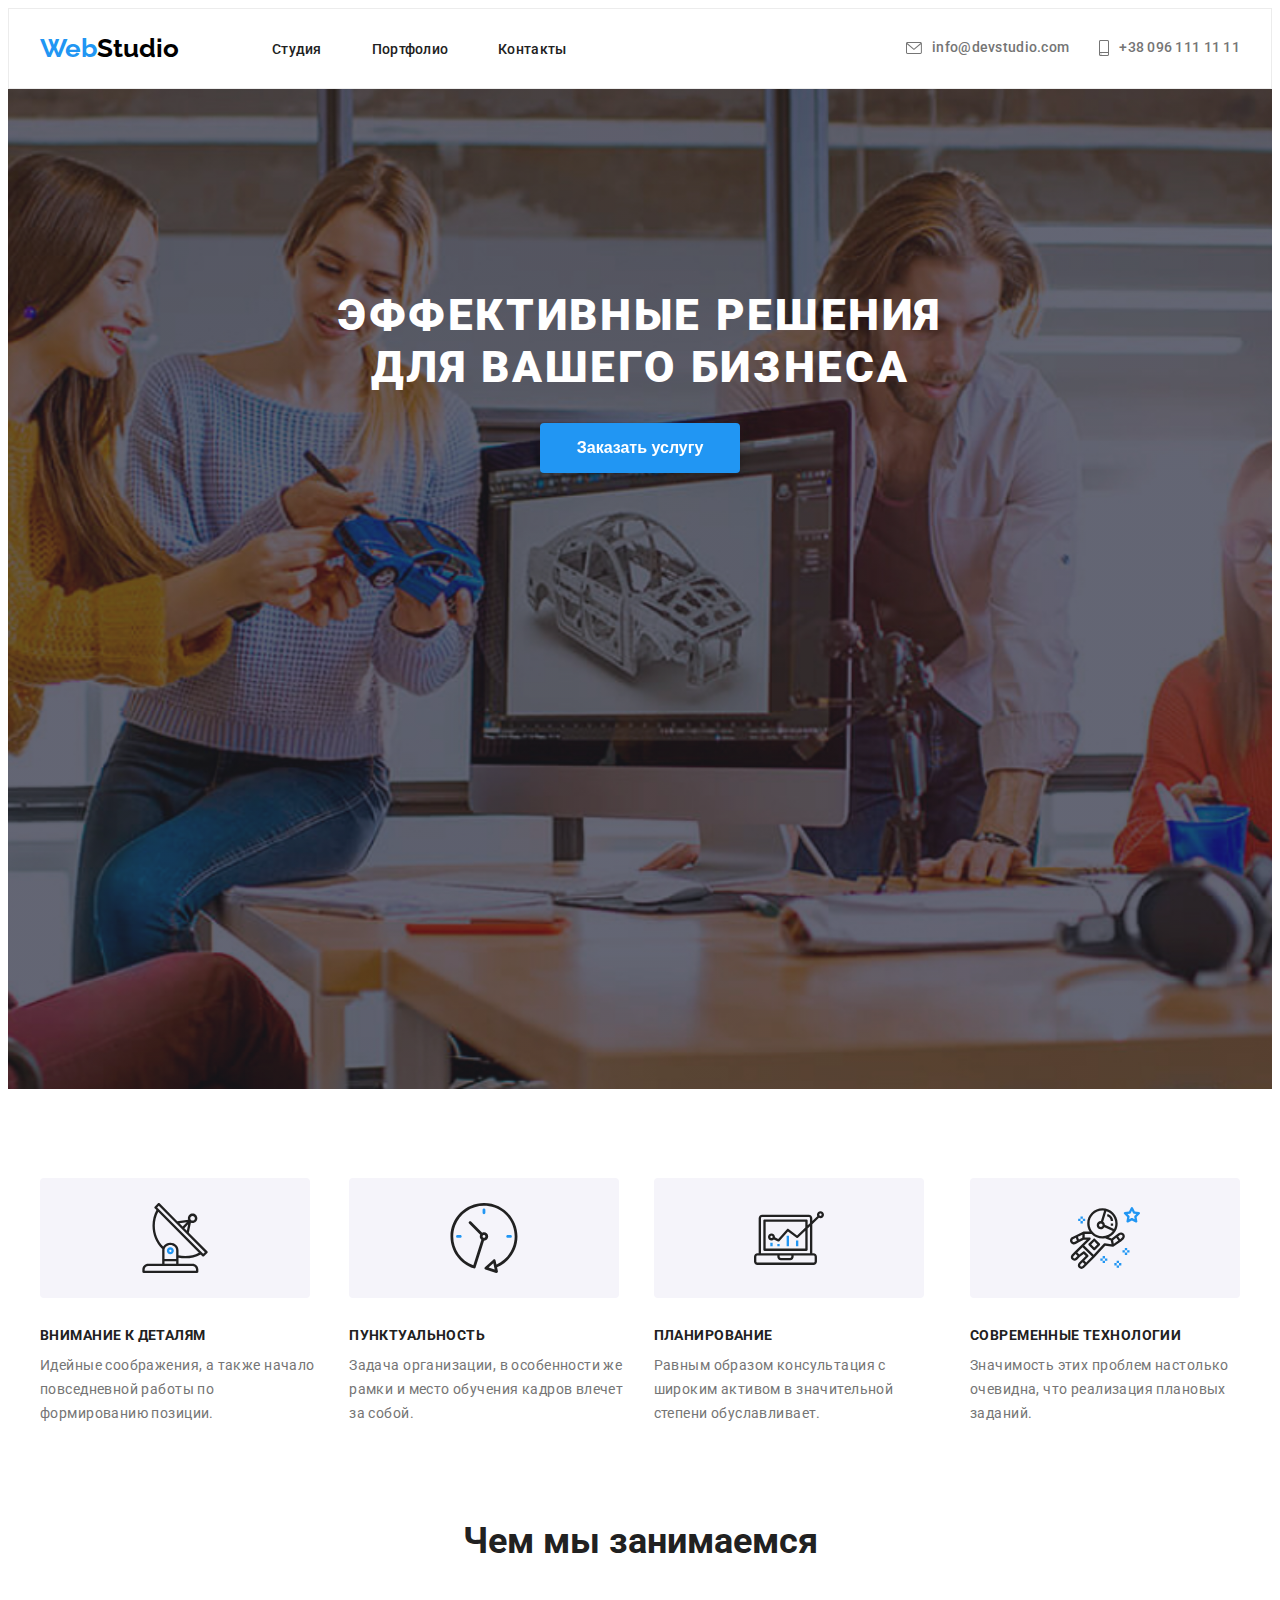
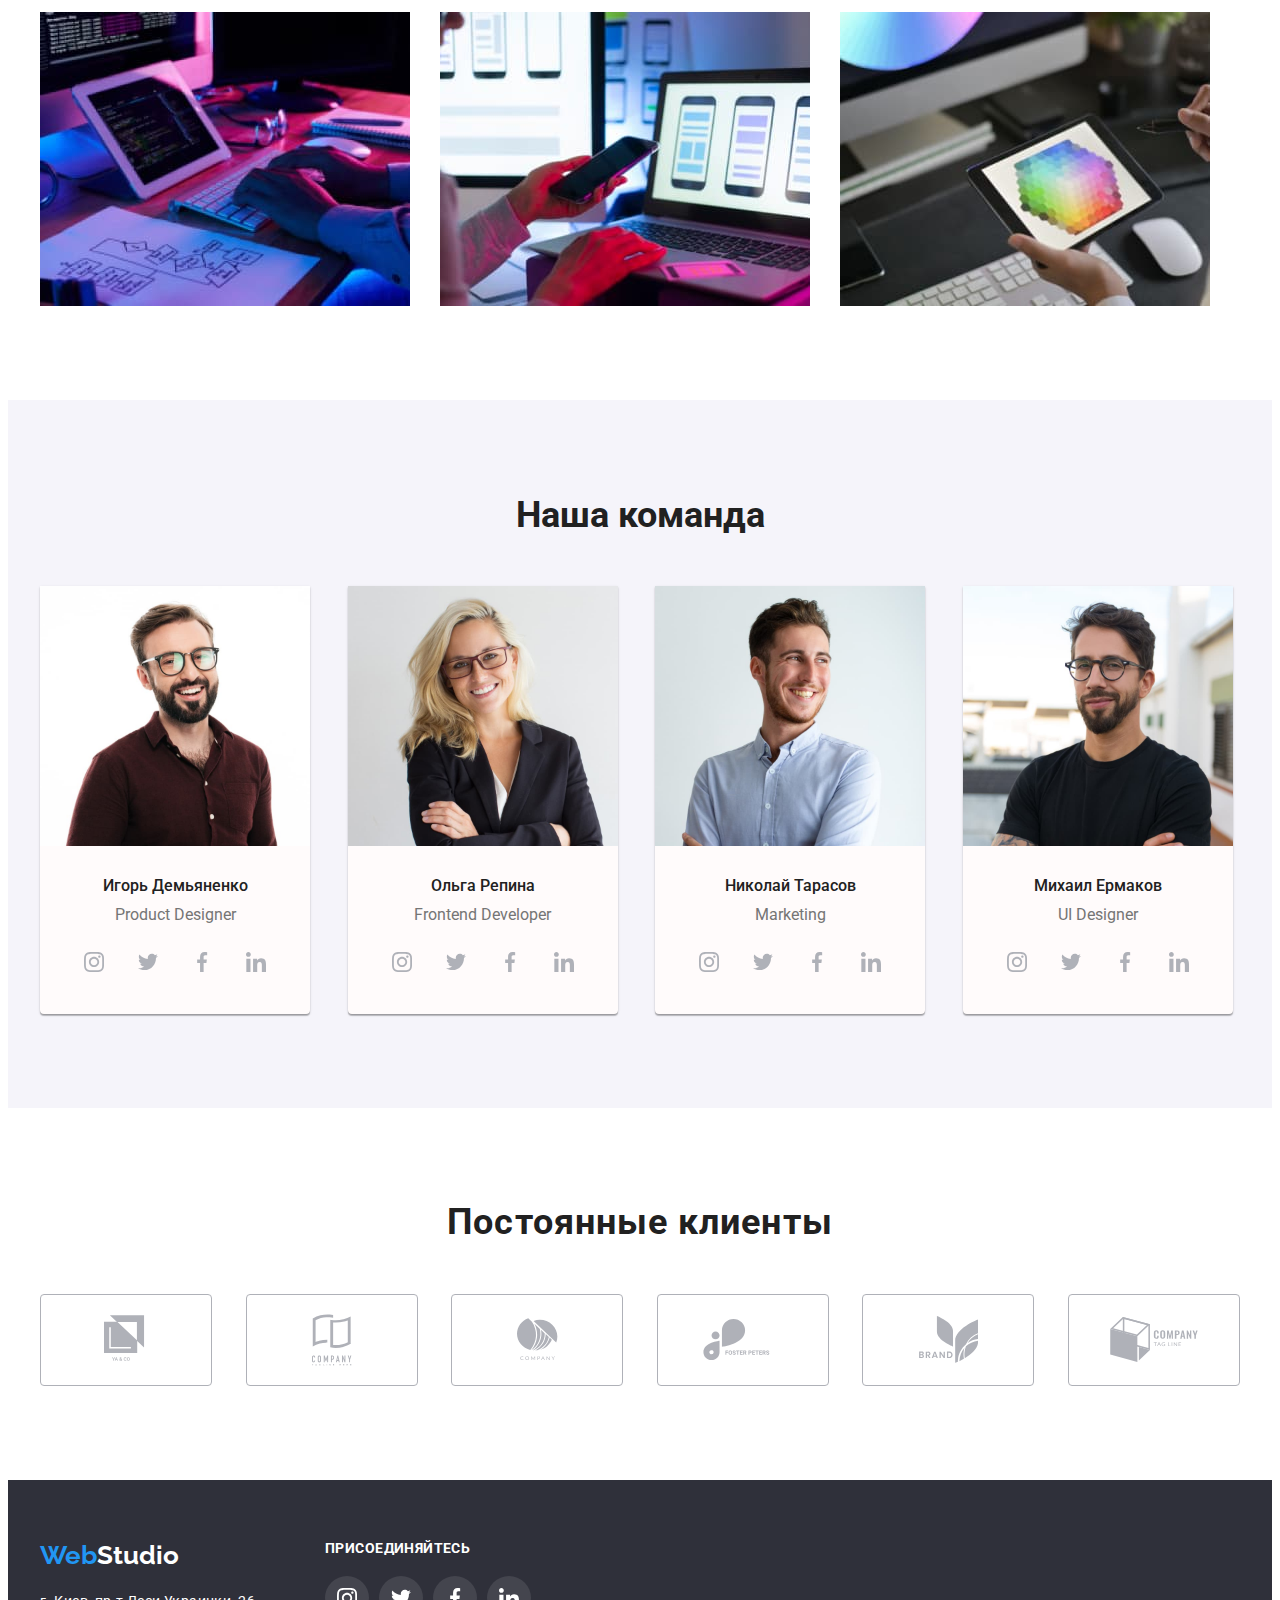
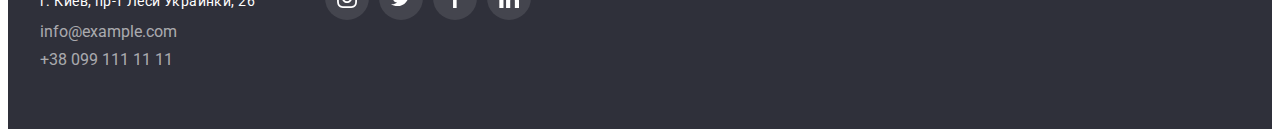
<file: index.html>
<!DOCTYPE html>
<html lang="ru">

<head>
    <meta charset="UTF-8">
    <meta http-equiv="X-UA-Compatible" content="IE=edge">
    <meta name="viewport" content="width=device-width, initial-scale=1.0">
    <title>Студия</title>

    <link rel="preconnect" href="https://fonts.gstatic.com">
    <link
        href="https://fonts.googleapis.com/css2?family=Raleway:wght@700&family=Roboto:wght@400;500;700;900&display=swap"
        rel="stylesheet">

    <link rel="stylesheet" href="https://cdnjs.cloudflare.com/ajax/libs/modern-normalize/1.0.0/modern-normalize.min.css"
        integrity="sha512-ISS7cAi1PEhQ8jnbJpJZMd29NlhNj4AWYyLOSp2CE/CsHxTCu+r+t0D2yoJudVrd0/8fTVPUVDzY5Tvli75u/g=="
        crossorigin="anonymous" />

    <link rel="stylesheet" href="./css/style.css">
</head>

<body class="body-front-family">
    <header class="header header-botder">
        <!--nav-->
        <div class="container">
            <nav class="navigation">
                <a class="link img-logo-header" href="#" lang="en"><span class="web-blue">Web</span>Studio</a>
                <ul class="list navigation-list">
                    <li class="list navigation-item">
                        <a class="nav-link link text-nav" href="./index.html">Студия</a>
                    </li>
                    <li class="list navigation-item">
                        <a class="nav-link link text-nav" href="./portfolio.html">Портфолио</a>
                    </li>
                    <li class="list navigation-item">
                        <a class="nav-link link text-nav" href="#">Контакты</a>
                    </li>
                </ul>
            </nav>
            <!--contacts-->
            
            <ul class="list nav-mail-phone">

                <li class="nav-list-item">
                    <a class="link nav-link tel-mail-head" href="mailto:info@devstudio.com">
                        <svg class="social-icons-mails">
                            <use href="./images/icons.svg#icon-envelope"></use>
                        </svg>info@devstudio.com</a>
                </li>

                <li class="nav-list-item">
                    <a class="link nav-link tel-mail-head" href="tel:+380961111111">
                        <svg class="social-icons-phone">
                            <use href="./images/icons.svg#icon-smartphone"></use>
                        </svg>+38 096 111 11 11</a>
                </li>
            </ul>
            
        </div>
    </header>

    <!--hero-->
    <main>
        <section class="section-hero hero-background">
            <div class="container text-button-center">
                <h1 class="hero-text">ЭФФЕКТИВНЫЕ РЕШЕНИЯ <br>ДЛЯ ВАШЕГО БИЗНЕСА</h1>
                <button class="text-button" type="button">Заказать услугу</button>
            </div>

        </section>
        <!--main-->

        <section class="section-main">
            <div class="container">
                <!--hidden-->
                <h2 class="visually-hidden">Особенности</h2>
                <ul class="list main-list">

                    <li class="main-list-text">
                        <div class="main-svg-icons">
                            <svg class="icon-main-w-h">
                                <use href="./images/icons.svg#icon-antenna"></use>
                            </svg>
                        </div>

                        <div class="main-list-text">
                            <h3 class="text-main">ВНИМАНИЕ К ДЕТАЛЯМ</h3>
                            <p class="text-main-normal">Идейные соображения, а также начало повседневной работы по
                                формированию позиции.</p>
                        </div>
                    </li>

                    <li class="main-list-text">
                        <div class="main-svg-icons">
                            <svg class="icon-main-w-h">
                                <use href="./images/icons.svg#icon-clock"></use>
                            </svg>
                        </div>

                        <div class="main-list-text">
                            <h3 class="text-main">ПУНКТУАЛЬНОСТЬ</h3>
                            <p class="text-main-normal">Задача организации, в особенности же рамки и место обучения кадров
                                влечет за собой.</p>
                        </div>
                    </li>

                    <li class="main-list-text">
                        <div class="main-svg-icons">
                            <svg class="icon-main-w-h">
                                <use href="./images/icons.svg#icon-diagram"></use>
                            </svg>
                        </div>

                        <div class="main-list-text">
                            <h3 class="text-main">ПЛАНИРОВАНИЕ</h3>
                            <p class="text-main-normal">Равным образом консультация с широким активом в значительной степени
                                обуславливает.</p>
                        </div>
                    </li>

                    <li class="main-list-text">
                        <div class="main-svg-icons">
                            <svg class="icon-main-w-h">
                                <use href="./images/icons.svg#icon-astronaut"></use>
                            </svg>
                        </div>

                        <div class="main-list-text">
                            <h3 class="text-main">СОВРЕМЕННЫЕ ТЕХНОЛОГИИ</h3>
                            <p class="text-main-normal">Значимость этих проблем настолько очевидна, что реализация плановых
                                заданий.</p>
                        </div>
                    </li>

                </ul>
            </div>
        </section>

        <!--what are we doing-->
        <section class="section-image">
            <div class="container">
                <h2 class="text-center">Чем мы занимаемся</h2>
                <ul class="list team-img">
                    <li class="team-img-margin-photo">
                        <img src="./images/box1.jpg" alt="программист пишет код" width="370" height="294">
                    </li>
                    <li class="team-img-margin-photo">
                        <img src="./images/box2.jpg" alt="человек проверяет работу программы на телефоне" width="370"
                            height="294">
                    </li>
                    <li class="team-img-margin-photo">
                        <img src="./images/box3.jpg" alt="человек выбирает цвет" width="370" height="294">
                    </li>
                </ul>
            </div>
        </section>
        <!--our team-->

        <section class="section-padding">
            <div class="container">

                <h2 class="text-center">Наша команда</h2>
                <ul class="team-list list">

                    <li class="team-img-margin">
                        <div class="img-margin-master">
                            <img src="./images/human1.jpg" alt="Игорь Демьяненко" width="270" height="260">
                            <div class="team-social-card">
                                <h3 class="text-center-team">Игорь Демьяненко</h3>
                                <p class="center-team-profession" lang="en">Product Designer</p>

                            <ul class="list social-list social-theme">
                            
                                <li class="social-links-list list">
                                    <a class="social-links list" href="#">
                                        <div class="social-icon-border">
                                            <svg class="social-links-item">
                                                <use href="./images/icons.svg#icon-instagram"></use>
                                            </svg>
                                        </div>
                                    </a>
                                </li>
                            
                                <li class="social-links-list list">
                                    <a class="social-links link" href="#">
                                        <div class="social-icon-border">
                                            <svg class="social-links-item">
                                                <use href="./images/icons.svg#icon-twitter"></use>
                                            </svg>
                                        </div>
                                    </a>
                                </li>
                            
                                <li class="social-links-list list">
                                    <a class="social-links list" href="#">
                                        <div class="social-icon-border">
                                            <svg class="social-links-item">
                                                <use href="./images/icons.svg#icon-facebook"></use>
                                            </svg>
                                        </div>
                                        
                                    </a>
                                </li>
                            
                                <li class="social-links-list list">
                                    <a class="social-links list" href="#">
                                        <div class="social-icon-border">
                                            <svg class="social-links-item">
                                                <use href="./images/icons.svg#icon-linkedin"></use>
                                            </svg>
                                        </div>
                                    </a>
                                </li>
                            </ul>

                            </div>
                        </div>
                    </li>

                    <li class="team-img-margin">
                        <div class="img-margin-master">
                            <img src="./images/human2.jpg" alt="Ольга Репина" width="270" height="260">
                            <div class="team-social-card">
                                <h3 class="text-center-team">Ольга Репина</h3>
                                <p class="center-team-profession" lang="en">Frontend Developer</p>

                            <ul class="list social-list social-theme">
                            
                                <li class="social-links-list list">
                                    <a class="social-links list" href="#">
                                        <div class="social-icon-border">
                                            <svg class="social-links-item">
                                                <use href="./images/icons.svg#icon-instagram"></use>
                                            </svg>
                                        </div>
                                    </a>
                                </li>
                            
                                <li class="social-links-list list">
                                    <a class="social-links link" href="#">
                                        <div class="social-icon-border">
                                            <svg class="social-links-item">
                                                <use href="./images/icons.svg#icon-twitter"></use>
                                            </svg>
                                        </div>
                            
                                    </a>
                                </li>
                            
                                <li class="social-links-list list">
                                    <a class="social-links list" href="#">
                                        <div class="social-icon-border">
                                            <svg class="social-links-item">
                                                <use href="./images/icons.svg#icon-facebook"></use>
                                            </svg>
                                        </div>
                            
                                    </a>
                                </li>
                            
                                <li class="social-links-list list">
                                    <a class="social-links list" href="#">
                                        <div class="social-icon-border">
                                            <svg class="social-links-item">
                                                <use href="./images/icons.svg#icon-linkedin"></use>
                                            </svg>
                                        </div>
                                    </a>
                                </li>
                            </ul>

                            </div>
                        </div>
                    </li>

                    <li class="team-img-margin">
                        <div class="img-margin-master">
                            <img src="./images/human3.jpg" alt="Николай Тарасов" width="270" height="260">
                            <div class="team-social-card">
                                <h3 class="text-center-team">Николай Тарасов</h3>
                                <p class="center-team-profession" lang="en">Marketing</p>

                            <ul class="list social-list social-theme">
                            
                                <li class="social-links-list list">
                                    <a class="social-links list" href="#">
                                        <div class="social-icon-border">
                                            <svg class="social-links-item">
                                                <use href="./images/icons.svg#icon-instagram"></use>
                                            </svg>
                                        </div>
                                    </a>
                                </li>
                            
                                <li class="social-links-list list">
                                    <a class="social-links link" href="#">
                                        <div class="social-icon-border">
                                            <svg class="social-links-item">
                                                <use href="./images/icons.svg#icon-twitter"></use>
                                            </svg>
                                        </div>
                                    </a>
                                </li>
                            
                                <li class="social-links-list list">
                                    <a class="social-links list" href="#">
                                        <div class="social-icon-border">
                                            <svg class="social-links-item">
                                                <use href="./images/icons.svg#icon-facebook"></use>
                                            </svg>
                                        </div>
                            
                                    </a>
                                </li>
                            
                                <li class="social-links-list list">
                                    <a class="social-links list" href="#">
                                        <div class="social-icon-border">
                                            <svg class="social-links-item">
                                                <use href="./images/icons.svg#icon-linkedin"></use>
                                            </svg>
                                        </div>
                                    </a>
                                </li>
                            </ul>

                            </div>
                        </div>
                    </li>

                    <li class="team-img-margin">
                        <div class="img-margin-master">
                            <img src="./images/human4.jpg" alt="Михаил Ермаков" width="270" height="260">
                            <div class="team-social-card">
                                <h3 class="text-center-team">Михаил Ермаков</h3>
                                <p class="center-team-profession" lang="en">UI Designer</p>
                                
                            <ul class="list social-list social-theme">
                            
                                <li class="social-links-list list">
                                    <a class="social-links list" href="#">
                                        <div class="social-icon-border">
                                            <svg class="social-links-item">
                                                <use href="./images/icons.svg#icon-instagram"></use>
                                            </svg>
                                        </div>
                                    </a>
                                </li>
                            
                                <li class="social-links-list list">
                                    <a class="social-links link" href="#">
                                        <div class="social-icon-border">
                                            <svg class="social-links-item">
                                                <use href="./images/icons.svg#icon-twitter"></use>
                                            </svg>
                                        </div>
                                    </a>
                                </li>
                            
                                <li class="social-links-list list">
                                    <a class="social-links list" href="#">
                                        <div class="social-icon-border">
                                            <svg class="social-links-item">
                                                <use href="./images/icons.svg#icon-facebook"></use>
                                            </svg>
                                        </div>
                            
                                    </a>
                                </li>
                            
                                <li class="social-links-list list">
                                    <a class="social-links list" href="#">
                                        <div class="social-icon-border">
                                            <svg class="social-links-item">
                                                <use href="./images/icons.svg#icon-linkedin"></use>
                                            </svg>
                                        </div>
                                    </a>
                                </li>
                            </ul>

                            </div>
                        </div>

                    </li>
                </ul>
            </div>
        </section>

</section>
<section class="partners">
    <div class="container">
        <h2 lang="ru" class="section-title">Постоянные клиенты</h2>
        <ul class="partners-list list">
            <li class="items">
                <a href="#" class="partners-link">
                    <div class="partners-thumb">
                        <svg class="partner-logo" width="44.27px" height="49.23px">
                            <use href="./images/icons.svg#icon-logo-1"></use>
                        </svg>
                    </div>
                </a>
            </li>
            <li class="items">
                <a href="#" class="partners-link">
                    <div class="partners-thumb">
                        <svg class="partner-logo" width="40px" height="52px">
                            <use href="./images/icons.svg#icon-logo-2"></use>
                        </svg>
                    </div>
                </a>
            </li>
            <li class="items">
                <a href="#" class="partners-link">
                    <div class="partners-thumb">
                        <svg class="partner-logo" width="41" height="42.6px">
                            <use href="./images/icons.svg#icon-logo-3"></use>
                        </svg>
                    </div>
                </a>
            </li>
            <li class="items">
                <a href="#" class="partners-link">
                    <div class="partners-thumb">
                        <svg class="partner-logo" width="79.66px" height="42.02px">
                            <use href="./images/icons.svg#icon-logo-4"></use>
                        </svg>
                    </div>
                </a>
            </li>
            <li class="items">
                <a href="#" class="partners-link">
                    <div class="partners-thumb">
                        <svg class="partner-logo" width="59px" height="47px">
                            <use href="./images/icons.svg#icon-logo-5"></use>
                        </svg>
                    </div>
                </a>
            </li>
            <li class="items">
                <a href="#" class="partners-link">
                    <div class="partners-thumb">
                        <svg class="partner-logo" width="88.5px" height="45.44px">
                            <use href="./images/icons.svg#icon-logo-6"></use>
                        </svg>
                    </div>
                </a>
            </li>
        </ul>
    </div>
</section>

    </main>

    <footer class="footer">
        <div class="container">
            <!--Address-->
            <div class="footer-wraper">
                <a class="link img-logo-footer" href="" lang="en"><span class="web-blue">Web</span>Studio</a>
                <address class="address">
                    <p class="mail-footer">г. Киев, пр-т Леси Украинки, 26</p>
                    <ul class="list">
                        <li class="tel-mail-margin">
                            <a class="link tel-mail-footer" href="mailto:info@example.com">info@example.com</a>
                        </li>
                        <li>
                            <a class="link tel-mail-footer" href="tel:+380991111111">+38 099 111 11 11</a>
                        </li>
                    </ul>
                </address>
            </div>
            <div class="footer-wraper">
                <p class="footer-text">Присоединяйтесь</p>

                <ul class="list social-list social-theme">
                
                    <li class="social-links-list list">
                        <a class="social-links-footer list" href="#">
                            <div class="social-icon-border">
                                <svg class="social-icon-footer">
                                    <use href="./images/icons.svg#icon-instagram"></use>
                                </svg>
                            </div>
                        </a>
                    </li>
                
                    <li class="social-links-list list">
                        <a class="social-links-footer link" href="#">
                            <div class="social-icon-border">
                                <svg class="social-icon-footer">
                                    <use href="./images/icons.svg#icon-twitter"></use>
                                </svg>
                            </div>
                        </a>
                    </li>
                
                    <li class="social-links-list list">
                        <a class="social-links-footer list" href="#">
                            <div class="social-icon-border">
                                <svg class="social-icon-footer">
                                    <use href="./images/icons.svg#icon-facebook"></use>
                                </svg>
                            </div>
                
                        </a>
                    </li>
                
                    <li class="social-links-list list">
                        <a class="social-links-footer list" href="#">
                            <div class="social-icon-border">
                                <svg class="social-icon-footer">
                                    <use href="./images/icons.svg#icon-linkedin"></use>
                                </svg>
                            </div>
                        </a>
                    </li>
                </ul>
            </div>
        </div>
       
    </footer>
</body>

</html>
</file>
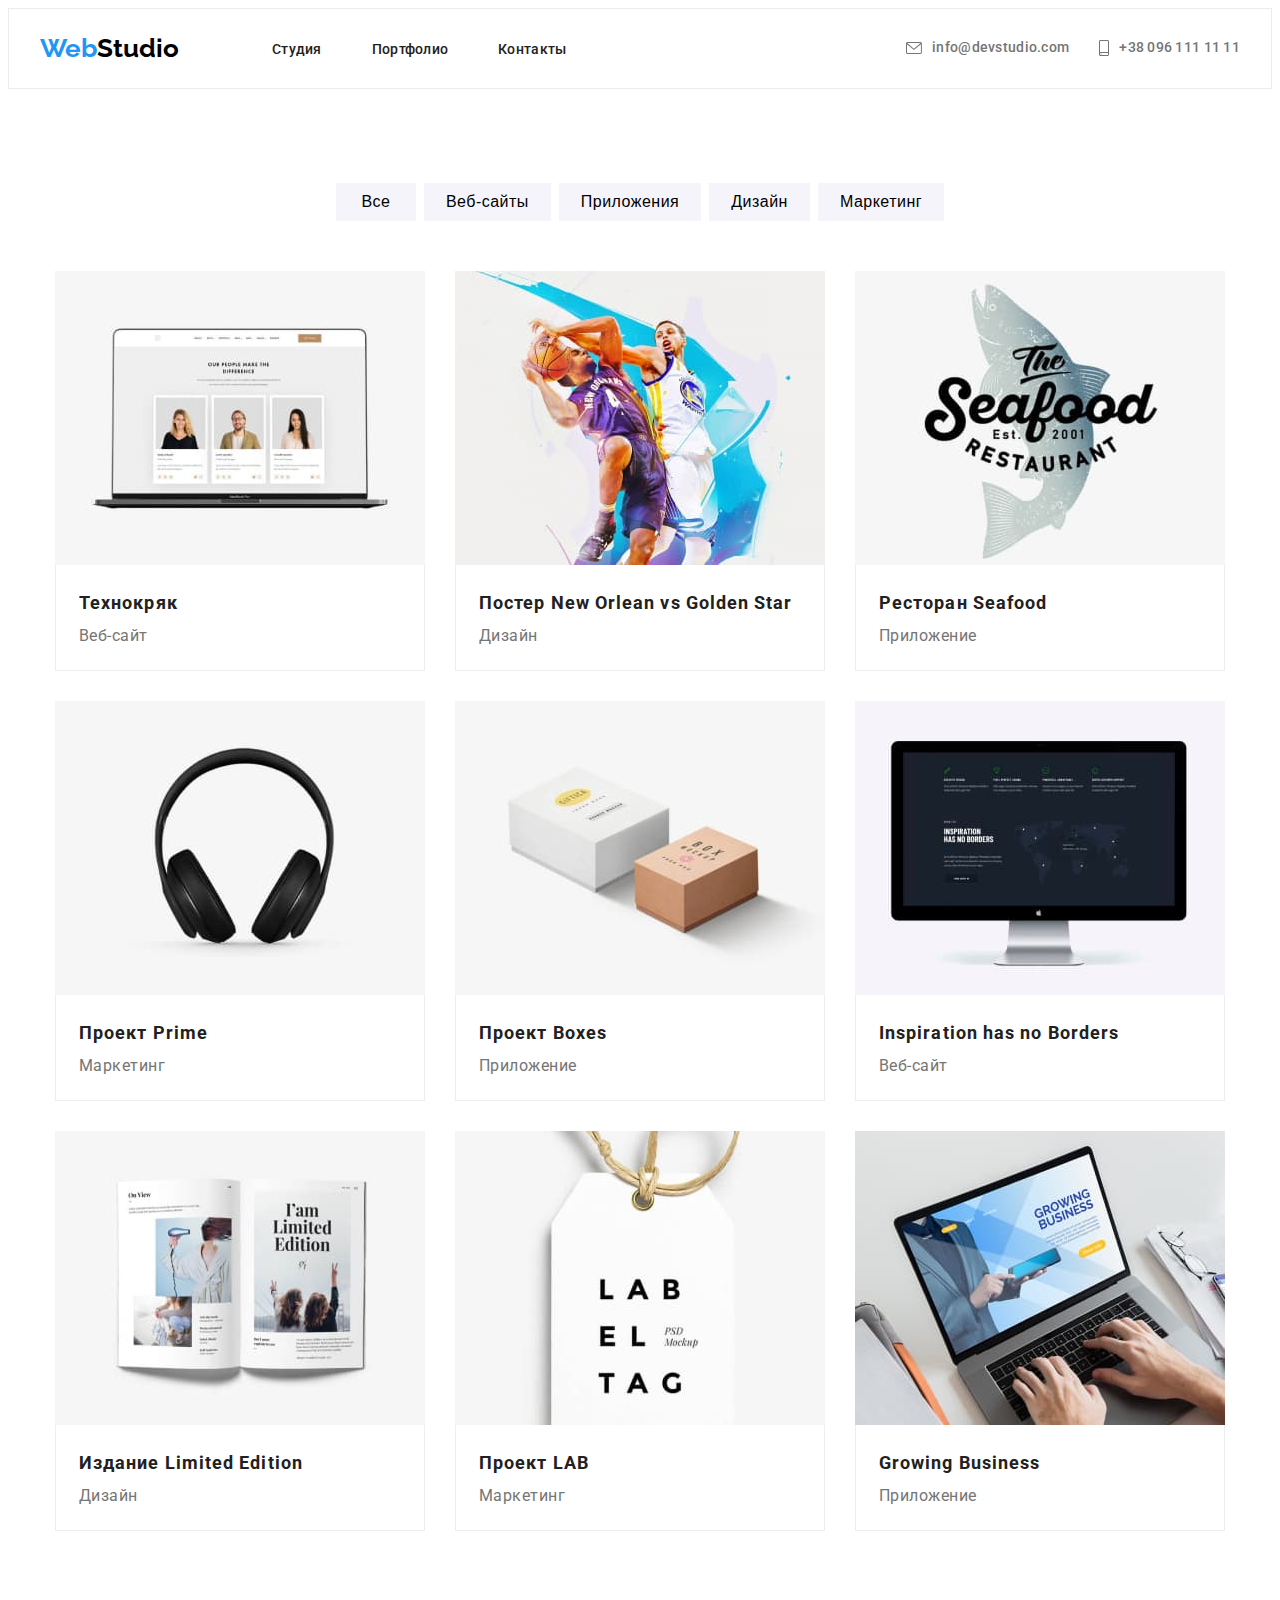
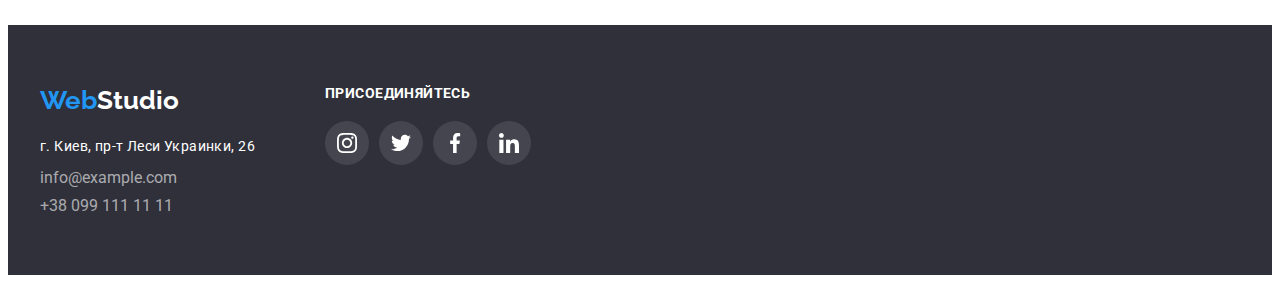
<file: portfolio.html>
<!DOCTYPE html>
<html lang="ru">

<head>
    <meta charset="UTF-8">
    <meta http-equiv="X-UA-Compatible" content="IE=edge">
    <meta name="viewport" content="width=device-width, initial-scale=1.0">
    <title>Портфолио</title>

    <link rel="preconnect" href="https://fonts.gstatic.com">
    <link
        href="https://fonts.googleapis.com/css2?family=Raleway:wght@700&family=Roboto:wght@400;500;700;900&display=swap"
        rel="stylesheet">

    <link rel="stylesheet" href="https://cdnjs.cloudflare.com/ajax/libs/modern-normalize/1.0.0/modern-normalize.min.css"
        integrity="sha512-ISS7cAi1PEhQ8jnbJpJZMd29NlhNj4AWYyLOSp2CE/CsHxTCu+r+t0D2yoJudVrd0/8fTVPUVDzY5Tvli75u/g=="
        crossorigin="anonymous" />

    <link rel="stylesheet" href="./css/style.css">
</head>

<body class="body-front-family">
<header class="header header-botder">
    <!--nav-->
    <div class="container">
        <nav class="navigation">
            <a class="link img-logo-header" href="#" lang="en"><span class="web-blue">Web</span>Studio</a>
            <ul class="list navigation-list">
                <li class="list navigation-item">
                    <a class="nav-link link text-nav" href="./index.html">Студия</a>
                </li>
                <li class="list navigation-item">
                    <a class="nav-link link text-nav" href="./portfolio.html">Портфолио</a>
                </li>
                <li class="list navigation-item">
                    <a class="nav-link link text-nav" href="#">Контакты</a>
                </li>
            </ul>
        </nav>
        <!--contacts-->

        <ul class="list nav-mail-phone">

            <li class="nav-list-item">
                <a class="link nav-link tel-mail-head" href="mailto:info@devstudio.com">
                    <svg class="social-icons-mails">
                        <use href="./images/icons.svg#icon-envelope"></use>
                    </svg>info@devstudio.com</a>
            </li>

            <li class="nav-list-item">
                <a class="link nav-link tel-mail-head" href="tel:+380961111111">
                    <svg class="social-icons-phone">
                        <use href="./images/icons.svg#icon-smartphone"></use>
                    </svg>+38 096 111 11 11</a>
            </li>
        </ul>

    </div>
</header>

    <main>
        <!--hero-->
        <section class="section-portfolio">

            <div class="portfolio-nav">
                <h1 class="visually-hidden">Portfolio</h1>
                <ul class="list portfolio-nav-list">
                    <li class="list portfolio-hero ">
                        <button class="button-style" type="button">Все</button>
                    </li>
                    <li class="list portfolio-hero">
                        <button class="button-style" type="button">Веб-сайты</button>
                    </li>
                    <li class="list portfolio-hero">
                        <button class="button-style" type="button">Приложения</button>
                    </li>
                    <li class="list portfolio-hero">
                        <button class="button-style" type="button">Дизайн</button>
                    </li>
                    <li class="list portfolio-hero">
                        <button class="button-style" type="button">Маркетинг</button>
                    </li>
                </ul>
            </div>

            <!--body images-->
            <div class="container">
                <ul class="list portfolio-img">

                    <li class="portfolio-photos portfolio-photos-shadows">
                        <img  src="./images/pf-img1.jpg" alt="ноутбук" width="370" height="294">
                        <div class="portfolio-padding">
                            <h3 class="portfolio">Технокряк</h3>
                            <p class="portfolio-text">Веб-сайт</p>
                        </div>
                    </li>

                    <li class="portfolio-photos portfolio-photos-shadows">
                        <img src="./images/pf-img2.jpg" alt="два человека играют а баскетбол" width="370" height="294">
                        <div class="portfolio-padding">

                            <h3 class="portfolio">Постер <span lang="en">New Orlean vs Golden Star</span></h3>
                            <p class="portfolio-text">Дизайн</p>
                        </div>
                    </li>

                    <li class="portfolio-photos portfolio-photos-shadows">
                        <img src="./images/pf-img3.jpg" alt="логотип фирмы сифуд" width="370" height="294">
                        <div class="portfolio-padding">
                            <h3 class="portfolio">Ресторан <span lang="en">Seafood</span></h3>
                            <p class="portfolio-text">Приложение</p>
                        </div>
                    </li>

                    <li class="portfolio-photos portfolio-photos-shadows">
                        <img src="./images/pf-img4.jpg" alt="наушники" width="370" height="294">
                        <div class="portfolio-padding">
                            <h3 class="portfolio">Проект <span lang="en">Prime</span></h3>
                            <p class="portfolio-text">Маркетинг</p>
                        </div>
                    </li>

                    <li class="portfolio-photos portfolio-photos-shadows">
                        <img src="./images/pf-img5.jpg" alt="две коробки" width="370" height="294">
                        <div class="portfolio-padding">
                            <h3 class="portfolio">Проект <span lang="en">Boxes</span></h3>
                            <p class="portfolio-text">Приложение</p>
                        </div>
                    </li>

                    <li class="portfolio-photos portfolio-photos-shadows">
                        <img src="./images/pf-img6.jpg" alt="монитор" width="370" height="294">
                        <div class="portfolio-padding">
                            <h3 class="portfolio" lang="en">Inspiration has no Borders</h3>
                            <p class="portfolio-text">Веб-сайт</p>
                        </div>
                    </li>

                    <li class="portfolio-photos portfolio-photos-shadows">
                        <img src="./images/pf-img7.jpg" alt="открытая книга" width="370" height="294">
                        <div class="portfolio-padding">
                            <h3 class="portfolio">Издание <span lang="en">Limited Edition</span></h3>
                            <p class="portfolio-text">Дизайн</p>
                        </div>
                    </li>

                    <li class="portfolio-photos portfolio-photos-shadows">
                        <img src="./images/pf-img8.jpg" alt="талисман с текстом" width="370" height="294">
                        <div class="portfolio-padding">
                            <h3 class="portfolio">Проект <span lang="en">LAB</span></h3>
                            <p class="portfolio-text">Маркетинг</p>
                        </div>
                    </li>

                    <li class="portfolio-photos portfolio-photos-shadows">
                        <img src="./images/pf-img9.jpg" alt="человек работает на ноутбуке" width="370" height="294">
                        <div class="portfolio-padding">
                            <h3 class="portfolio" lang="en">Growing Business</h3>
                            <p class="portfolio-text">Приложение</p>
                        </div>
                    </li>
                </ul>
            </div>
        </section>
    </main>

    <footer class="footer">
        <div class="container">
            <!--Address-->
            <div class="footer-wraper">
                <a class="link img-logo-footer" href="" lang="en"><span class="web-blue">Web</span>Studio</a>
                <address class="address">
                    <p class="mail-footer">г. Киев, пр-т Леси Украинки, 26</p>
                    <ul class="list">
                        <li class="tel-mail-margin">
                            <a class="link tel-mail-footer" href="mailto:info@example.com">info@example.com</a>
                        </li>
                        <li>
                            <a class="link tel-mail-footer" href="tel:+380991111111">+38 099 111 11 11</a>
                        </li>
                    </ul>
                </address>
            </div>
            <div class="footer-wraper">
                <p class="footer-text">Присоединяйтесь</p>
    
                <ul class="list social-list social-theme">
    
                    <li class="social-links-list list">
                        <a class="social-links-footer list" href="#">
                            <div class="social-icon-border">
                                <svg class="social-icon-footer">
                                    <use href="./images/icons.svg#icon-instagram"></use>
                                </svg>
                            </div>
                        </a>
                    </li>
    
                    <li class="social-links-list list">
                        <a class="social-links-footer link" href="#">
                            <div class="social-icon-border">
                                <svg class="social-icon-footer">
                                    <use href="./images/icons.svg#icon-twitter"></use>
                                </svg>
                            </div>
                        </a>
                    </li>
    
                    <li class="social-links-list list">
                        <a class="social-links-footer list" href="#">
                            <div class="social-icon-border">
                                <svg class="social-icon-footer">
                                    <use class="social-links-footer" href="./images/icons.svg#icon-facebook"></use>
                                </svg>
                            </div>
    
                        </a>
                    </li>
    
                    <li class="social-links-list list">
                        <a class="social-links-footer list" href="#">
                            <div class="social-icon-border">
                                <svg class="social-icon-footer">
                                    <use href="./images/icons.svg#icon-linkedin"></use>
                                </svg>
                            </div>
                        </a>
                    </li>
                </ul>
            </div>
        </div>
    
    </footer>
</body>

</html>
</file>
<file: css/style.css>
/* font-family: 'Roboto', sans-serif; */
/* font-family: 'Raleway', sans-serif; */

h1,
h2,
h3,
h4,
h5,
h6,
p {
  margin: 0;
}

ul,
ol {
  margin: 0;
  padding: 0;
}

img {
  display: block;
}

.link {
  text-decoration: none;
}

.list {
  list-style: none;
}

.address {
  font-style: normal;
}

.body-front-family {
  font-family: "Roboto", sans-serif;
  color: #212121;
}

.web-blue {
  color: #2196f3;
}

.visually-hidden {
  position: absolute !important;
  clip: rect(1px 1px 1px 1px); /* IE6, IE7 */
  clip: rect(1px, 1px, 1px, 1px);
  padding: 0 !important;
  border: 0 !important;
  height: 1px !important;
  width: 1px !important;
  overflow: hidden;
}
/*======CONTAINER======*/
.container {
  width: 1200px;
  margin: 0 auto;
  padding-left: 15px;
  padding-right: 15px;
}
/*======END CONTAINER======*/
/*======NAV======*/
.header {
  padding-top: 24px;
  padding-bottom: 25px;
}

.header-botder {
  border: #ececec 1px solid;
}
.header .container {
  display: flex;
  align-items: center;
  background-color: #ffffff;
}
.navigation {
  display: flex;
  align-items: center;
}

.navigation-list {
  display: flex;
  align-items: center;
}
.navigation-item:not(:last-child) {
  margin-right: 50px;
}

.img-logo-header {
  font-family: "Raleway", sans-serif;
  font-weight: 700;
  font-size: 26px;
  color: #000;
  margin-right: 93px;
}

.text-nav {
  font-weight: 500;
  font-size: 14px;
  line-height: 1.14;
  letter-spacing: 0.02em;
  color: #212121;
}

.tel-mail-head {
  font-weight: 500;
  font-size: 14px;
  line-height: 1.14;
  letter-spacing: 0.02em;
  color: #757575;
  display: flex;
  justify-content: center;
  align-items: center;
}
.nav-link:not(:last-child) {
  margin-left: auto;
  margin-right: 50px;
}

.nav-mail-phone {
  display: flex;
  margin-left: auto;
}

.nav-list-item:not(:last-child) {
  margin-right: 30px;
}

.nav-link:focus,
.nav-link:hover {
  color: #2196f3;
}

.nav-link:focus .social-icons-mails,
.nav-link:hover .social-icons-mails {
  fill: #2196f3;
  color: #2196f3;
}

.nav-link:focus .social-icons-phone,
.nav-link:hover .social-icons-phone {
  fill: #2196f3;
  color: #2196f3;
}

.social-icons-phone {
  width: 10px;
  height: 16px;
  fill: #757575;
  margin-right: 10px;
}

.social-icons-mails {
  width: 16px;
  height: 12px;
  fill: #757575;
  margin-right: 10px;
}
/*======END NAV======*/
/*======HERO======*/

.text-button-center {
  text-align: center;
}
.section-hero {
  background-color: #2f303a;
  max-width: 1600px;
  margin: 0 auto;
  height: 600px;
  padding-top: 200px;
  padding-bottom: 200px;
}

.hero-background {
  background-image: linear-gradient(
      rgba(47, 48, 58, 0.4),
      rgba(47, 48, 58, 0.4)
    ),
    url(../images/Img-work.jpg);
  background-repeat: no-repeat;
  background-position: center center;
  background-size: cover;
}

.hero-text {
  font-weight: 900;
  font-size: 44px;
  letter-spacing: 0.06em;
  color: #ffffff;
}

.text-button {
  margin-top: 30px;
  min-width: 200px;
  font-weight: 700;
  font-size: 16px;
  line-height: 1.875;
  border: transparent;
  border-radius: 4px;
  cursor: pointer;
  color: #ffffff;
  text-align: center;
  background-color: #2196f3;
  padding: 10px 32px;
  filter: drop-shadow(0px 4px 4px rgba(0, 0, 0, 0.25));
}

.text-button:hover,
.text-button:focus {
  background-color: #188ce8;
}

/*======END HERO======*/
/*======MAIN======*/
.team {
  background-color: #f5f4fa;
}

.section-main {
  padding-top: 89px;
  padding-bottom: 94px;
}

.main-list {
  display: flex;
  align-items: center;
}

.team-list {
  display: flex;
  margin-left: -30px;
  margin-top: 50px;
}
.main-list-text:not(:last-child) {
  margin-right: 30px;
}
.text-main {
  font-weight: 700;
  font-size: 14px;
  line-height: 1.14;
  letter-spacing: 0.03em;
  margin-bottom: 10px;
}

.text-main-normal {
  font-size: 14px;
  line-height: 1.71;
  letter-spacing: 0.03em;
  color: #757575;
}

.text-center {
  font-weight: 700;
  font-size: 36px;
  text-align: center;
}
.team-img {
  margin-top: 50px;
  display: flex;
  align-items: center;
}

.team-img-margin-photo {
  flex-basis: calc(100% / 3 - 0px);
}

.team-img-margin {
  flex-basis: calc(100% / 4 - 30px);
  margin-left: 30px;
}

.img-margin-master {
  width: 270px;
  border-radius: 4px;
  background-color: #fffbfb;
  box-shadow: 0px 1px 3px rgba(0, 0, 0, 0.12), 0px 1px 1px rgba(0, 0, 0, 0.14),
    0px 2px 1px rgba(0, 0, 0, 0.2);
  border-radius: 0px 0px 4px 4px;
}

.text-center-team {
  margin-bottom: 10px;
  text-align: center;
  font-weight: 500;
  font-size: 16px;
}

.center-team-profession {
  text-align: center;
  font-size: 16px;
  color: #757575;
}
/*======END MAIN======*/
/*======FOOTER======*/
.footer {
  background-color: #2f303a;
  padding-top: 60px;
  padding-bottom: 60px;
}

.img-logo-footer {
  font-family: "Raleway", sans-serif;
  font-weight: 700;
  font-size: 26px;
  color: #ffffff;
}

.addres-footer {
  font-size: 14px;
  line-height: 1.71;
  letter-spacing: 0.03em;
}
.mail-footer {
  font-size: 14px;
  line-height: 1.71;
  letter-spacing: 0.03em;
  color: #ffffff;
  margin-top: 20px;
}

.tel-mail-footer {
  color: #ffffff99;
}
.tel-mail-margin {
  margin-top: 9px;
  margin-bottom: 9px;
}

.main-svg-icons {
  display: flex;
  justify-content: center;
  align-items: center;
  width: 270px;
  height: 120px;
  background: #f5f4fa;
  border-radius: 4px;
  margin-bottom: 30px;
}

.footer .container {
  display: flex;
}

.footer-wraper {
  box-sizing: inherit;
}

.footer-wraper:not(:last-child) {
  margin-right: 70px;
}

.footer-text {
  color: #ffffff;
  font-weight: 700;
  font-size: 14px;
  line-height: 16px;
  letter-spacing: 0.03em;
  text-transform: uppercase;
  margin-bottom: 20px;
}

/*======END FOOTER======*/

/*======BUTTONS======*/
.button-style {
  font-weight: 500;
  font-size: 16px;
  line-height: 1.62;
  letter-spacing: 0.03em;
  color: #000000;
  background-color: #f5f4fa;
  cursor: pointer;
  min-width: 80px;
  border: transparent;
  text-align: center;
  padding: 6px 22px;
}
.button-style:focus,
.button-style:hover {
  color: #f5f4fa;
  background-color: #2196f3;
  box-shadow: 0px 3px 1px rgba(0, 0, 0, 0.1), 0px 1px 2px rgba(0, 0, 0, 0.08),
    0px 2px 2px rgba(0, 0, 0, 0.12);
  border-radius: 4px;
}
/*======END BUTTONS======*/

/*======PORTFOLIO======*/
.section-image {
  padding-bottom: 94px;
}

.portfolio-nav {
  margin-bottom: 50px;
}

.portfolio-nav-list {
  display: flex;
  justify-content: center;
}

.portfolio-hero:not(:last-child) {
  margin-right: 8px;
  align-items: center;
}

.section-padding {
  padding-top: 94px;
  padding-bottom: 94px;
  background-color: #f5f4fa;
}
.section-portfolio {
  padding-top: 94px;
  padding-bottom: 94px;
}

.portfolio-padding {
  padding: 20px 23px 19px;
  border: 1px solid #eeeeee;
  border-top: none;
}

.portfolio {
  font-weight: 700;
  font-size: 18px;
  line-height: 2;
  letter-spacing: 0.06em;
  color: #212121;
}
.portfolio-text {
  font-size: 16px;
  line-height: 1.87;
  letter-spacing: 0.03em;
  color: #757575;
}

.portfolio-img {
  display: flex;
  flex-wrap: wrap;
  justify-content: center;
  flex-basis: calc(100% / 3 - 30px);
  margin-top: -30px;
  margin-right: -30px;
}

.portfolio-photos {
  margin-top: 30px;
  margin-right: 30px;
}

.portfolio-photos-shadows:hover,
.portfolio-photos-shadows:focus {
  box-shadow: 0px 1px 1px rgba(0, 0, 0, 0.12), 0px 4px 4px rgba(0, 0, 0, 0.06),
    1px 4px 6px rgba(0, 0, 0, 0.16);
  cursor: pointer;
}
/*======END PORTFOLIO======*/

/*===SVG===*/

.team-social-card {
  padding: 30px 32px;
}

.social-icon-border {
  display: flex;
  height: 44px;
  width: 44px;
  justify-content: center;
  align-items: center;
  border-radius: 50%;
}

.social-links-item {
  fill: #afb1b8;
}
.social-links:focus .social-icon-border,
.social-links:hover .social-icon-border,
.social-links:focus .social-links-item,
.social-links:hover .social-links-item {
  fill: #ffffff;
  background-color: #2196f3;
}

.icon-main-w-h {
  width: 70px;
  height: 70px;
}

.social-list {
  display: flex;
  align-items: center;
  justify-content: center;
}

.social-theme {
  margin-top: 16px;
}

.social-links-list:not(:last-child) {
  margin-right: 10px;
}

.social-links {
  width: 44px;
  height: 44px;
  display: flex;
  justify-content: center;
  align-items: center;
  fill: #afb1b8;
  border-radius: 50%;
}

.social-links-footer {
  width: 44px;
  height: 44px;
  display: flex;
  justify-content: center;
  align-items: center;
  border-radius: 50%;
  fill: #ffffff;
  background-color: rgba(255, 255, 255, 0.1);
}

.social-icon-footer {
  width: 20px;
  height: 20px;
}

.social-links-footer:focus .social-icon-border,
.social-links-footer:hover .social-icon-border {
  background-color: #2196f3;
}

.social-links-item {
  width: 20px;
  height: 20px;
}
/*===END SVG===*/

/*======partners=======*/

.partners-list {
  display: flex;
  justify-content: space-between;
}

.partners-thumb {
  width: 170px;
  height: 90px;
  border: 1px solid #afb1b8;
  border-radius: 4px;
  display: flex;
  justify-content: center;
  align-items: center;
}

.partner-logo {
  fill: #afb1b8;
}
.partners-link:hover .partner-logo,
.partners-link:focus .partner-logo {
  fill: #2196f3;
}
.partners-link:hover .partners-thumb,
.partners-link:focus .partners-thumb {
  border: 1px solid #2196f3;
}

.section-title {
  color: var(--secondary-text-color);
  font-size: 36px;
  font-weight: 700;
  text-align: center;
  font-size: 36px;
  line-height: 1.16;
  letter-spacing: 0.03em;
  min-width: 700px;
  margin-top: 0px;
  margin-bottom: 50px;
}

.partners {
  padding-top: 94px;
  padding-bottom: 94px;
}
/*======end partners=======*/
</file>
